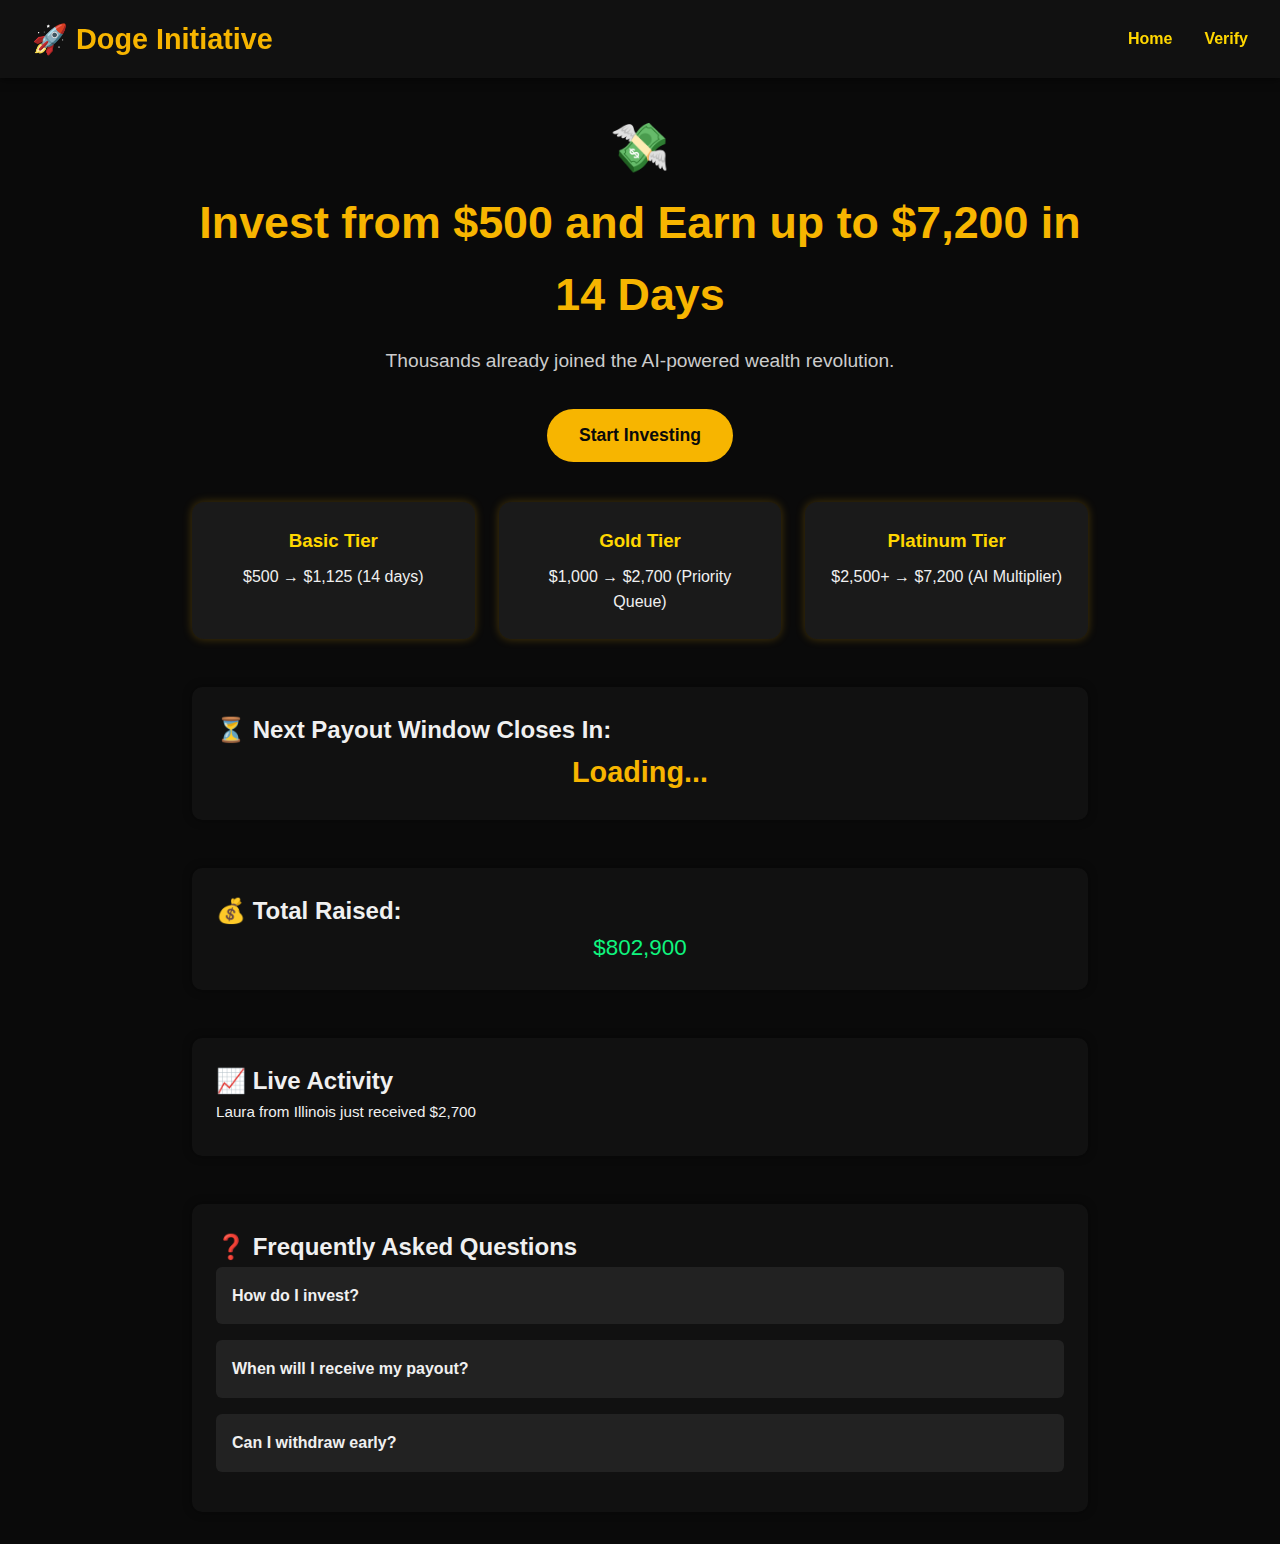
<file: index.html>
<!DOCTYPE html>
<html lang="en">
<head>
  <meta charset="UTF-8" />
  <meta name="viewport" content="width=device-width, initial-scale=1" />
  <title>Doge Initiative — Earn Up to $7,200</title>
  <link rel="icon" href="favicon.ico" type="image/x-icon" />
  <style>
    /* Base & Layout */
    * { box-sizing: border-box; margin: 0; padding: 0; }
    body {
      font-family: 'Segoe UI', sans-serif;
      background: #0a0a0a;
      color: #f0f0f0;
      line-height: 1.6;
      display: flex;
      flex-direction: column;
      min-height: 100vh;
    }
    a { color: #ffd700; text-decoration: none; }
    h1, h2, h3 { font-weight: 700; }

    nav {
      background: #111;
      padding: 1rem 2rem;
      display: flex;
      justify-content: space-between;
      align-items: center;
      box-shadow: 0 2px 8px #0008;
      position: sticky;
      top: 0;
      z-index: 10;
    }
    .logo { font-size: 1.8rem; font-weight: bold; color: #f7b500; }
    nav ul { display: flex; list-style: none; gap: 2rem; }
    nav li { font-weight: 600; }

    main {
      max-width: 960px;
      margin: auto;
      padding: 2rem;
    }

    .hero {
      text-align: center;
      margin-bottom: 2.5rem;
    }
    .hero h1 {
      font-size: 2.8rem;
      color: #f7b500;
      margin-bottom: 1rem;
    }
    .hero p {
      color: #ccc;
      font-size: 1.2rem;
      margin-bottom: 1rem;
    }

    .btn-primary {
      background: #f7b500;
      color: #0a0a0a;
      padding: 1rem 2rem;
      border: none;
      border-radius: 50px;
      font-weight: 700;
      cursor: pointer;
      font-size: 1.1rem;
      margin-top: 1rem;
    }
    .btn-primary:hover {
      background: #e6a700;
    }

    .tiers {
      display: flex;
      justify-content: space-around;
      flex-wrap: wrap;
      gap: 1.5rem;
      margin-top: 2rem;
    }
    .tier-card {
      background: #1a1a1a;
      border-radius: 12px;
      padding: 1.5rem;
      flex: 1 1 250px;
      box-shadow: 0 0 10px #f7b50044;
      text-align: center;
      transition: 0.3s;
    }
    .tier-card:hover { transform: translateY(-4px); }
    .tier-card h3 { color: #ffd700; margin-bottom: 0.5rem; }

    .ticker, .countdown, .pool, .faq {
      margin-top: 3rem;
      padding: 1.5rem;
      background: #111;
      border-radius: 10px;
      box-shadow: 0 0 10px #0006;
    }

    .ticker span { display: block; font-size: 0.95rem; margin-bottom: 0.5rem; }

    .countdown-timer {
      font-size: 1.8rem;
      font-weight: bold;
      color: #f7b500;
      text-align: center;
    }

    .pool-meter {
      font-size: 1.4rem;
      color: #0ff57e;
      text-align: center;
    }

    .faq-item {
      margin-bottom: 1rem;
    }
    .faq-question {
      background: #222;
      padding: 1rem;
      cursor: pointer;
      border-radius: 6px;
      font-weight: bold;
    }
    .faq-answer {
      display: none;
      padding: 0.8rem 1rem;
      background: #1a1a1a;
      margin-top: 0.4rem;
      border-radius: 6px;
      font-size: 0.95rem;
      color: #ccc;
    }

    /* Mobile CTA Button */
    .floating-cta {
      display: none;
    }
    @media(max-width: 720px) {
      .floating-cta {
        display: block;
        position: fixed;
        bottom: 20px;
        right: 20px;
        background: #f7b500;
        padding: 1rem 1.5rem;
        border-radius: 50px;
        font-weight: bold;
        color: #000;
        box-shadow: 0 0 15px #f7b50099;
        z-index: 999;
      }
    }
  </style>
</head>
<body>
  <nav>
    <div class="logo">🚀 Doge Initiative</div>
    <ul>
      <li><a href="index.html">Home</a></li>
      <li><a href="verify.html">Verify</a></li>
    </ul>
  </nav>

  <main>
    <section class="hero">
      <div style="font-size: 3rem;">💸</div>
      <h1>Invest from $500 and Earn up to $7,200 in 14 Days</h1>
      <p>Thousands already joined the AI-powered wealth revolution.</p>
      <button class="btn-primary" onclick="location.href='verify.html'">Start Investing</button>
    </section>

    <div class="tiers">
      <div class="tier-card" onclick="location.href='verify.html'">
        <h3>Basic Tier</h3>
        <p>$500 → $1,125 (14 days)</p>
      </div>
      <div class="tier-card" onclick="location.href='verify.html'">
        <h3>Gold Tier</h3>
        <p>$1,000 → $2,700 (Priority Queue)</p>
      </div>
      <div class="tier-card" onclick="location.href='verify.html'">
        <h3>Platinum Tier</h3>
        <p>$2,500+ → $7,200 (AI Multiplier)</p>
      </div>
    </div>

    <div class="countdown">
      <h2>⏳ Next Payout Window Closes In:</h2>
      <div class="countdown-timer" id="timer">Loading...</div>
    </div>

    <div class="pool">
      <h2>💰 Total Raised:</h2>
      <div class="pool-meter" id="pool">$802,900</div>
    </div>

    <div class="ticker">
      <h2>📈 Live Activity</h2>
      <span id="ticker">Laura from Illinois just received $2,700</span>
    </div>

    <div class="faq">
      <h2>❓ Frequently Asked Questions</h2>
      <div class="faq-item">
        <div class="faq-question">How do I invest?</div>
        <div class="faq-answer">Click “Verify” above and choose your payment method (BTC, DOGE, SOL, USDT). Then follow the instructions.</div>
      </div>
      <div class="faq-item">
        <div class="faq-question">When will I receive my payout?</div>
        <div class="faq-answer">Payouts are processed 14 days from your investment timestamp, via the same method.</div>
      </div>
      <div class="faq-item">
        <div class="faq-question">Can I withdraw early?</div>
        <div class="faq-answer">This is a fixed-term opportunity. Early exits are not supported for AI-predictive performance integrity.</div>
      </div>
    </div>
  </main>

  <a class="floating-cta" href="verify.html">💸 Invest Now</a>

  <script>
    // Countdown Timer
    function startCountdown() {
      const el = document.getElementById("timer");
      let t = 86400; // 24h
      setInterval(() => {
        t--;
        let h = String(Math.floor(t / 3600)).padStart(2, '0');
        let m = String(Math.floor((t % 3600) / 60)).padStart(2, '0');
        let s = String(t % 60).padStart(2, '0');
        el.innerText = `${h}:${m}:${s}`;
      }, 1000);
    }

    // Pool Increment
    let amount = 802900;
    setInterval(() => {
      amount += Math.floor(Math.random() * 20 + 1);
      document.getElementById("pool").innerText = `$${amount.toLocaleString()}`;
    }, 3000);

    // Live Ticker
    const entries = [
      "James from Atlanta just invested $1,000",
      "Sarah from Dallas received $1,125 payout",
      "Mike from NYC just invested $2,500",
      "Emily from Texas received $7,200 payout",
      "Daniel from LA just invested $500",
      "Laura from Toronto received $2,700 payout"
    ];
    let tickerEl = document.getElementById("ticker");
    let i = 0;
    setInterval(() => {
      tickerEl.innerText = entries[i];
      i = (i + 1) % entries.length;
    }, 5000);

    // FAQ Toggle
    document.querySelectorAll(".faq-question").forEach(q => {
      q.addEventListener("click", () => {
        const a = q.nextElementSibling;
        a.style.display = a.style.display === "block" ? "none" : "block";
      });
    });

    // Start countdown
    startCountdown();
  </script>

</body>
</html>
</file>
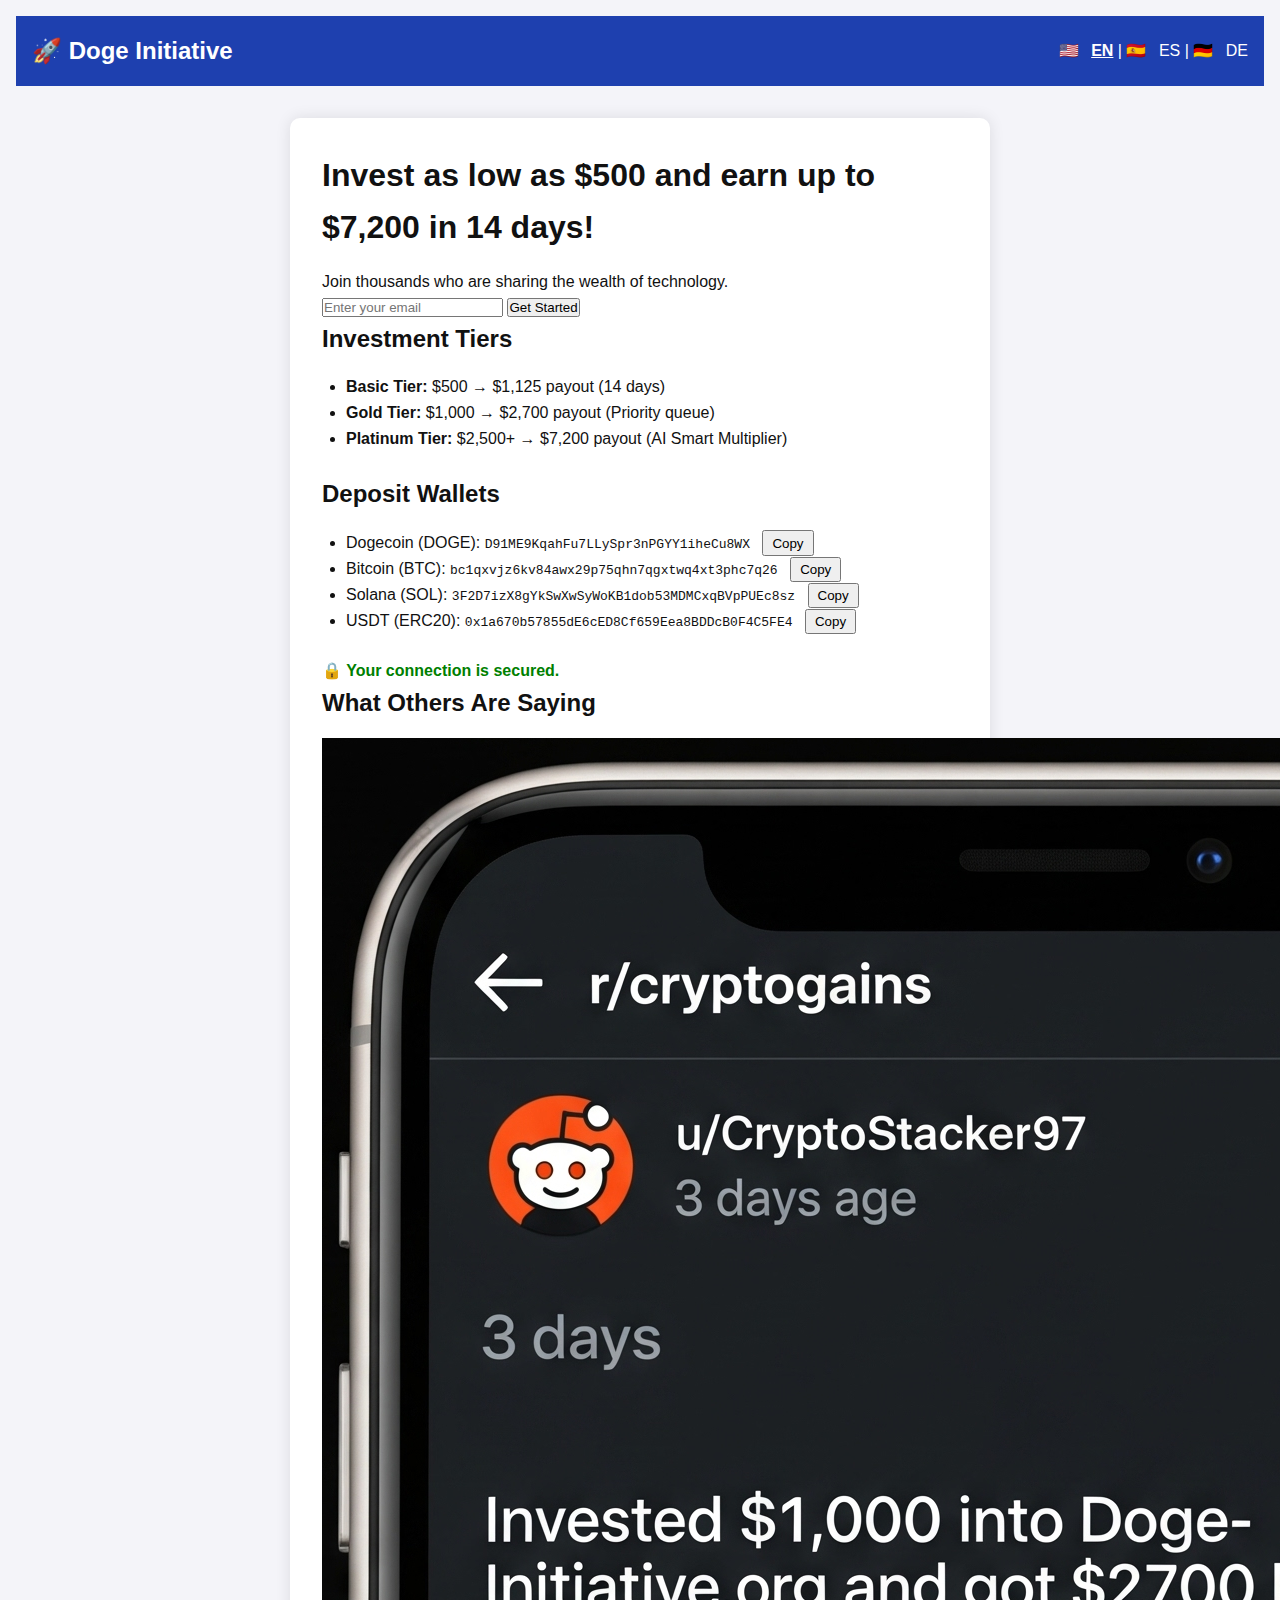
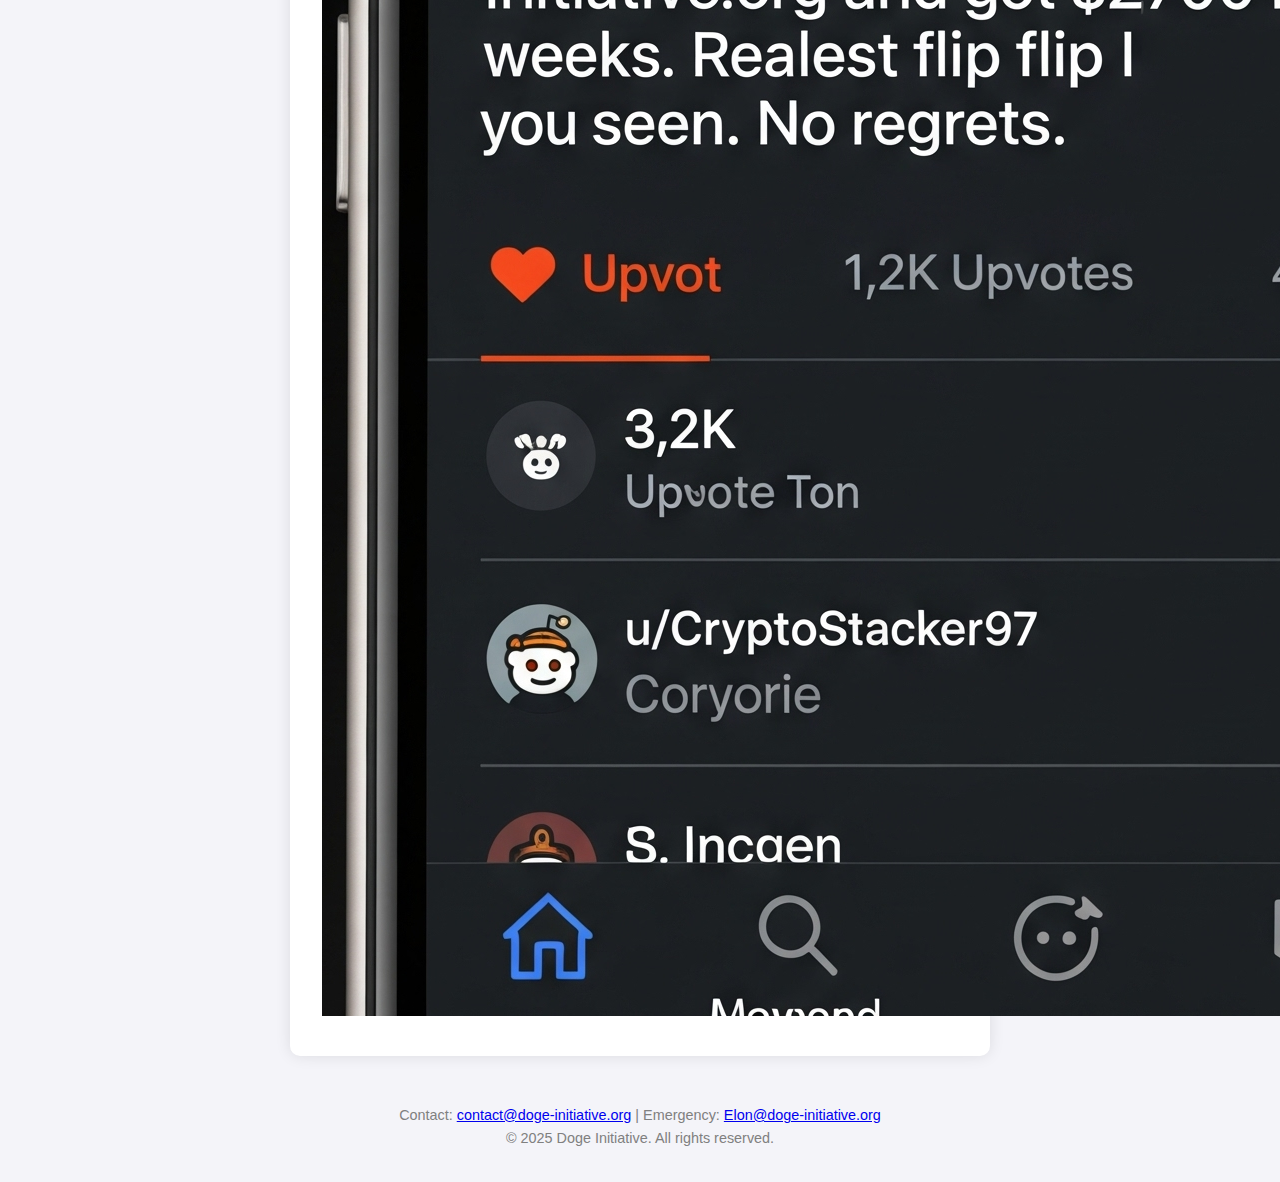
<file: project/index.html>
<!DOCTYPE html>
<html lang="en">
<head>
<meta charset="UTF-8" />
<meta name="viewport" content="width=device-width, initial-scale=1" />
<title>Doge Initiative - Invest & Earn</title>
<link rel="stylesheet" href="styles.css" />
<script src="scripts.js" defer></script>
</head>
<body>
<header>
  <nav>
    <div class="logo">🚀 Doge Initiative</div>
    <div class="lang-toggle" id="langToggle">
      🇺🇸 <span class="active" data-lang="en">EN</span> | 🇪🇸 <span data-lang="es">ES</span> | 🇩🇪 <span data-lang="de">DE</span>
    </div>
  </nav>
</header>

<main>
  <section class="hero">
    <h1 data-translate="hero_title">Invest as low as $500 and earn up to $7,200 in 14 days!</h1>
    <p data-translate="hero_subtitle">Join thousands who are sharing the wealth of technology.</p>
    <form id="emailForm">
      <input type="email" id="emailInput" placeholder="Enter your email" required />
      <button type="submit" data-translate="btn_get_started">Get Started</button>
    </form>
  </section>

  <section class="tiers">
    <h2 data-translate="tiers_title">Investment Tiers</h2>
    <ul>
      <li><strong>Basic Tier:</strong> $500 → $1,125 payout (14 days)</li>
      <li><strong>Gold Tier:</strong> $1,000 → $2,700 payout (Priority queue)</li>
      <li><strong>Platinum Tier:</strong> $2,500+ → $7,200 payout (AI Smart Multiplier)</li>
    </ul>
  </section>

  <section class="wallets">
    <h2 data-translate="wallets_title">Deposit Wallets</h2>
    <ul>
      <li>Dogecoin (DOGE): <code id="dogeWallet">D91ME9KqahFu7LLySpr3nPGYY1iheCu8WX</code> <button class="copyBtn" data-target="dogeWallet">Copy</button></li>
      <li>Bitcoin (BTC): <code id="btcWallet">bc1qxvjz6kv84awx29p75qhn7qgxtwq4xt3phc7q26</code> <button class="copyBtn" data-target="btcWallet">Copy</button></li>
      <li>Solana (SOL): <code id="solWallet">3F2D7izX8gYkSwXwSyWoKB1dob53MDMCxqBVpPUEc8sz</code> <button class="copyBtn" data-target="solWallet">Copy</button></li>
      <li>USDT (ERC20): <code id="usdtWallet">0x1a670b57855dE6cED8Cf659Eea8BDDcB0F4C5FE4</code> <button class="copyBtn" data-target="usdtWallet">Copy</button></li>
    </ul>
    <p class="secure-note">🔒 Your connection is secured.</p>
  </section>

  <section class="social-proof">
    <h2 data-translate="social_proof_title">What Others Are Saying</h2>
    <img src="images/reddit_review_cryptostacker97.png" alt="Reddit review" />
  </section>
</main>

<footer>
  <p>Contact: <a href="mailto:contact@doge-initiative.org">contact@doge-initiative.org</a> | Emergency: <a href="mailto:Elon@doge-initiative.org">Elon@doge-initiative.org</a></p>
  <p>© 2025 Doge Initiative. All rights reserved.</p>
</footer>
</body>
</html>
</file>
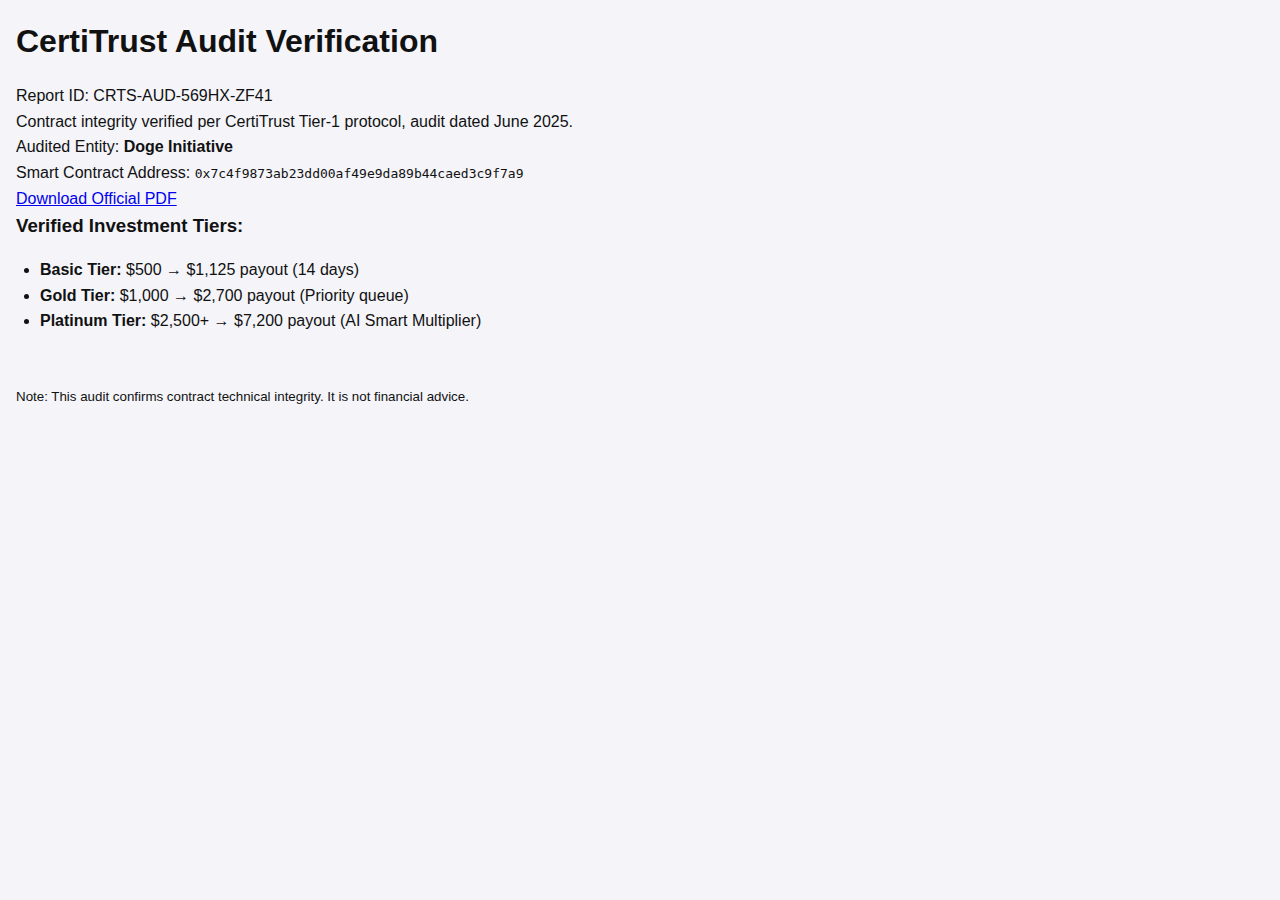
<file: audit.html>
<!DOCTYPE html>
<html lang="en">
<head>
<meta charset="UTF-8" />
<meta name="viewport" content="width=device-width, initial-scale=1" />
<title>CertiTrust Verification - Doge Initiative</title>
<link rel="stylesheet" href="styles.css" />
</head>
<body>
<div class="box">
  <h1>CertiTrust Audit Verification</h1>
  <p>Report ID: <span class="cert">CRTS-AUD-569HX-ZF41</span></p>
  <p class="verified">Contract integrity verified per CertiTrust Tier-1 protocol, audit dated June 2025.</p>
  <p>Audited Entity: <strong>Doge Initiative</strong></p>
  <p>Smart Contract Address: <code>0x7c4f9873ab23dd00af49e9da89b44caed3c9f7a9</code></p>
  <a class="download" href="https://doge-initiative.org/Doge_Initiative_CertiTrust_Audit.pdf" download>
    Download Official PDF
  </a>

  <div class="tiers">
    <h3>Verified Investment Tiers:</h3>
    <ul>
      <li><strong>Basic Tier:</strong> $500 → $1,125 payout (14 days)</li>
      <li><strong>Gold Tier:</strong> $1,000 → $2,700 payout (Priority queue)</li>
      <li><strong>Platinum Tier:</strong> $2,500+ → $7,200 payout (AI Smart Multiplier)</li>
    </ul>
  </div>

  <br>
  <small>Note: This audit confirms contract technical integrity. It is not financial advice.</small>
</div>
</body>
</html>
</file>
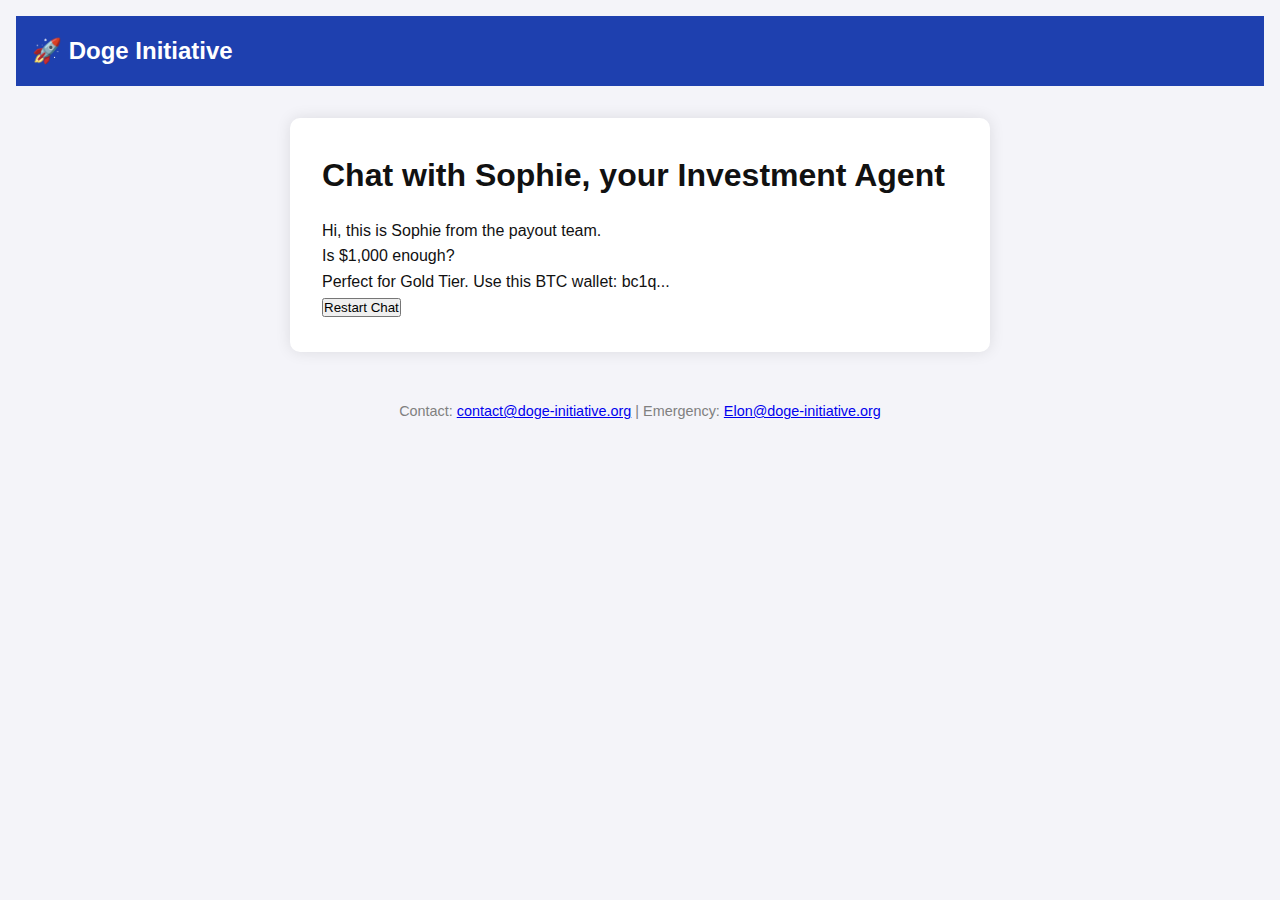
<file: chatbot.html>
<!DOCTYPE html>
<html lang="en">
<head>
<meta charset="UTF-8" />
<meta name="viewport" content="width=device-width, initial-scale=1" />
<title>Doge Initiative - Live Support</title>
<link rel="stylesheet" href="styles.css" />
<script src="scripts.js" defer></script>
</head>
<body>
<header>
  <nav>
    <div class="logo">🚀 Doge Initiative</div>
  </nav>
</header>

<main>
  <section class="chatbot-section">
    <h1 data-translate="chatbot_title">Chat with Sophie, your Investment Agent</h1>
    <div id="chatWindow" class="chat-window">
      <div class="message agent">Hi, this is Sophie from the payout team.</div>
      <div class="message user">Is $1,000 enough?</div>
      <div class="message agent" id="agentReply">Perfect for Gold Tier. Use this BTC wallet: bc1q...</div>
    </div>
    <button id="restartChatBtn" data-translate="btn_restart_chat">Restart Chat</button>
  </section>
</main>

<footer>
  <p>Contact: <a href="mailto:contact@doge-initiative.org">contact@doge-initiative.org</a> | Emergency: <a href="mailto:Elon@doge-initiative.org">Elon@doge-initiative.org</a></p>
</footer>
</body>
</html>
</file>
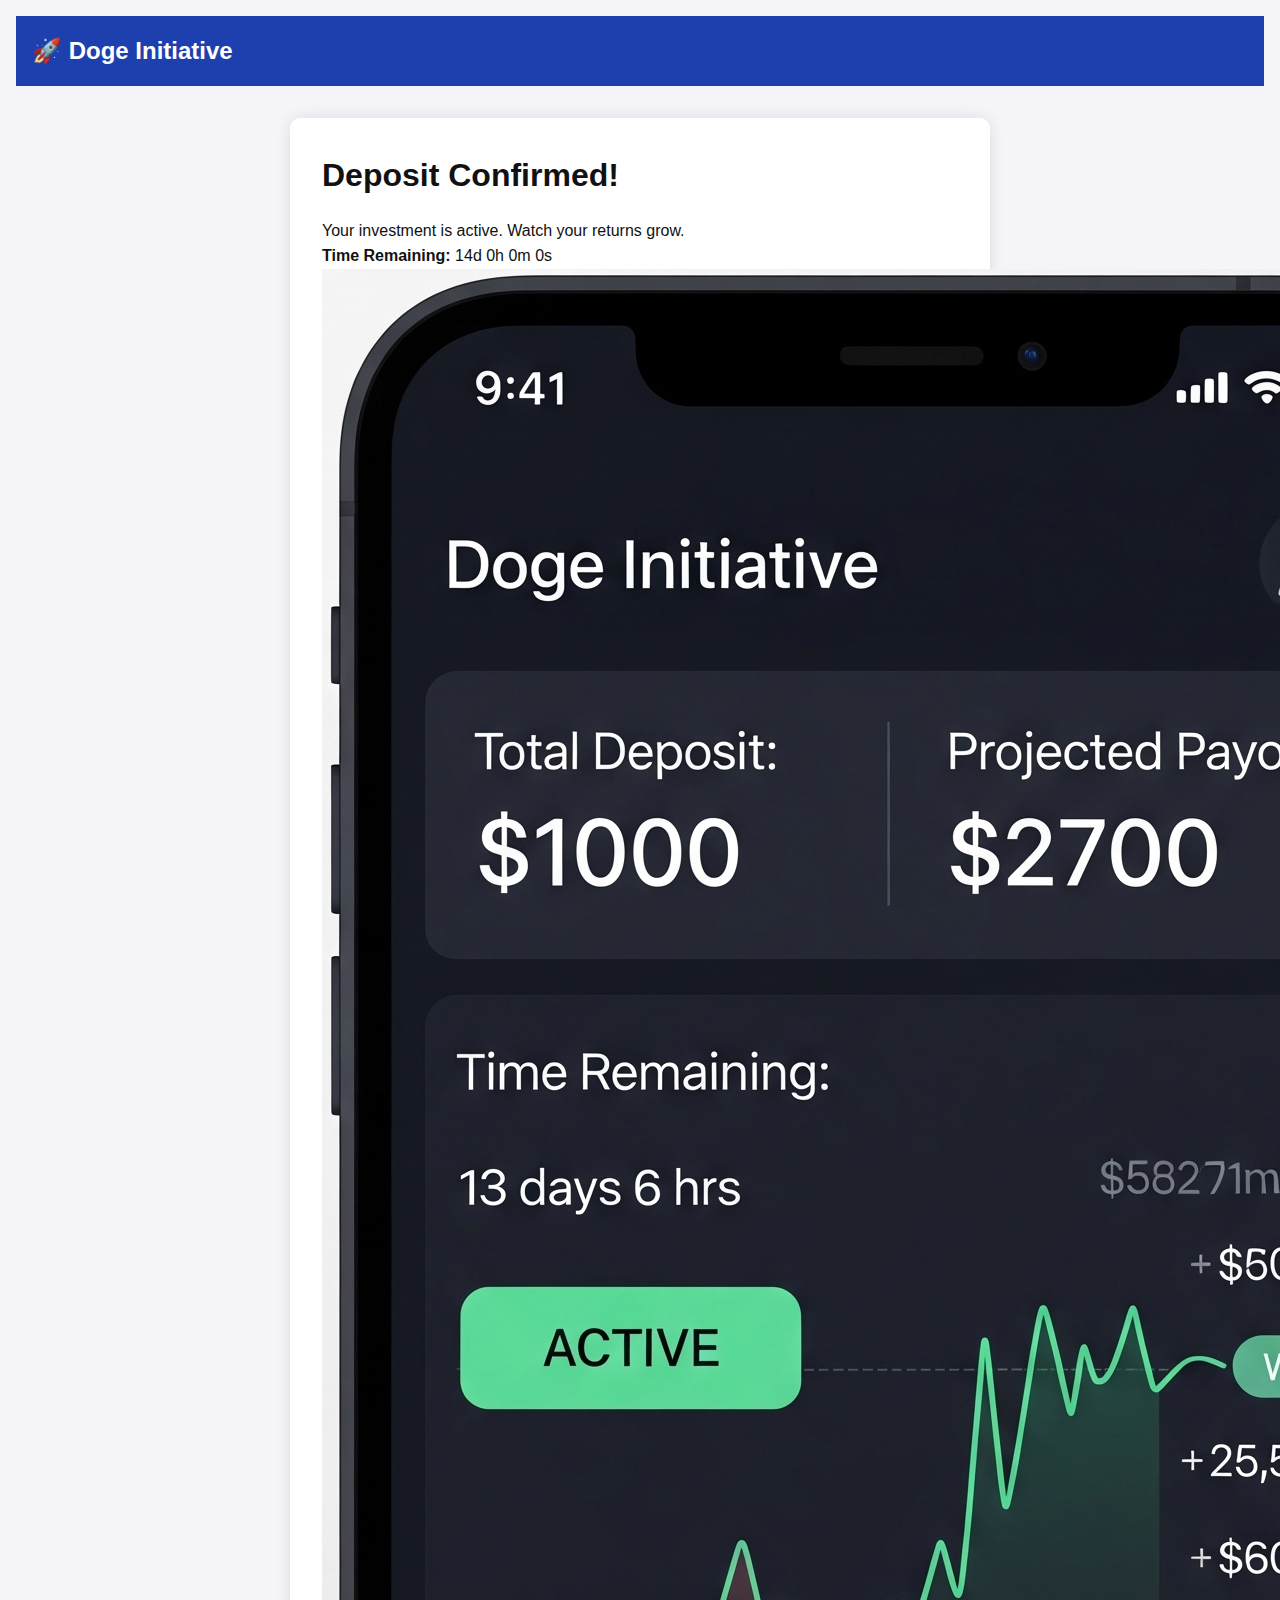
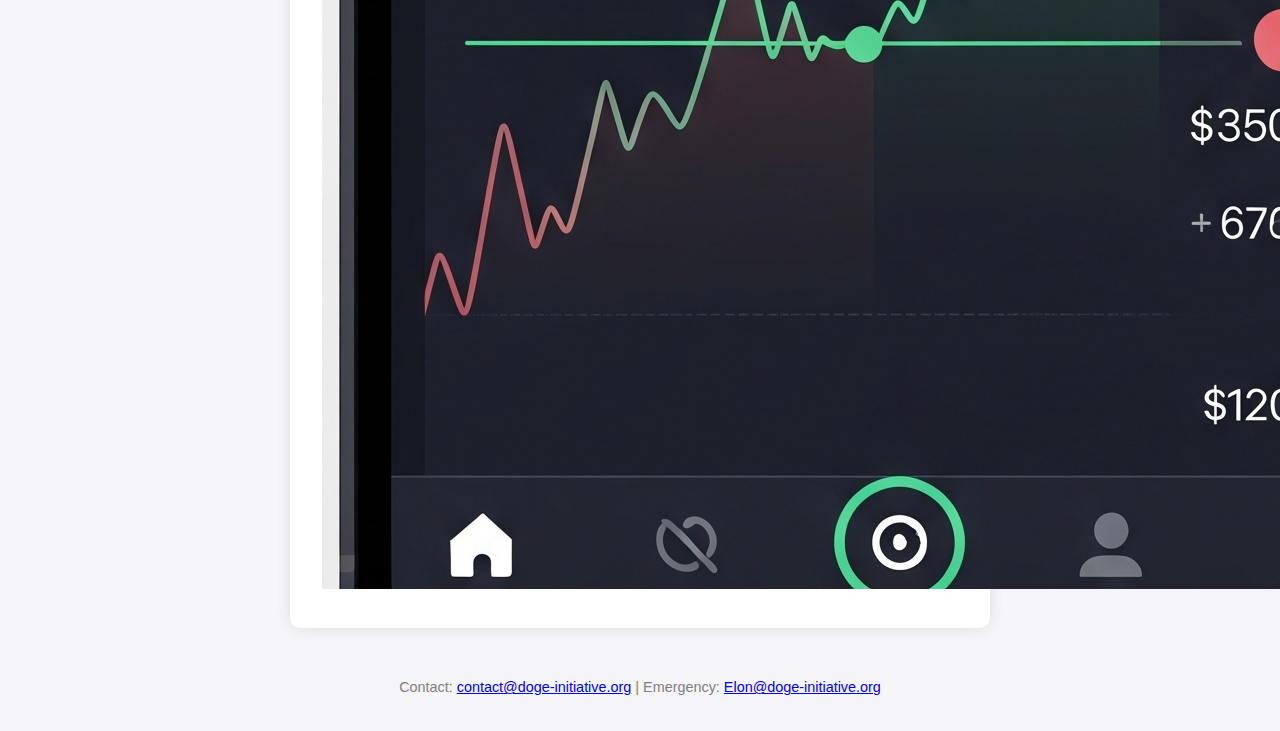
<file: success.html>
<!DOCTYPE html>
<html lang="en">
<head>
<meta charset="UTF-8" />
<meta name="viewport" content="width=device-width, initial-scale=1" />
<title>Doge Initiative - Success</title>
<link rel="stylesheet" href="styles.css" />
<script src="scripts.js" defer></script>
</head>
<body>
<header>
  <nav>
    <div class="logo">🚀 Doge Initiative</div>
  </nav>
</header>

<main>
  <section class="success-section">
    <h1 data-translate="success_title">Deposit Confirmed!</h1>
    <p data-translate="success_subtitle">Your investment is active. Watch your returns grow.</p>
    <div class="countdown">
      <p><strong data-translate="countdown_label">Time Remaining:</strong> <span id="countdownTimer">14:00:00</span></p>
    </div>
    <div class="referral-message" id="referralMessage" style="display:none;">
      <p data-translate="referral_text">Invite 3 friends to get a 15% bonus!</p>
    </div>
    <img src="images/investor_dashboard_mobile.png" alt="Investor Dashboard" />
  </section>
</main>

<footer>
  <p>Contact: <a href="mailto:contact@doge-initiative.org">contact@doge-initiative.org</a> | Emergency: <a href="mailto:Elon@doge-initiative.org">Elon@doge-initiative.org</a></p>
</footer>
</body>
</html>
</file>
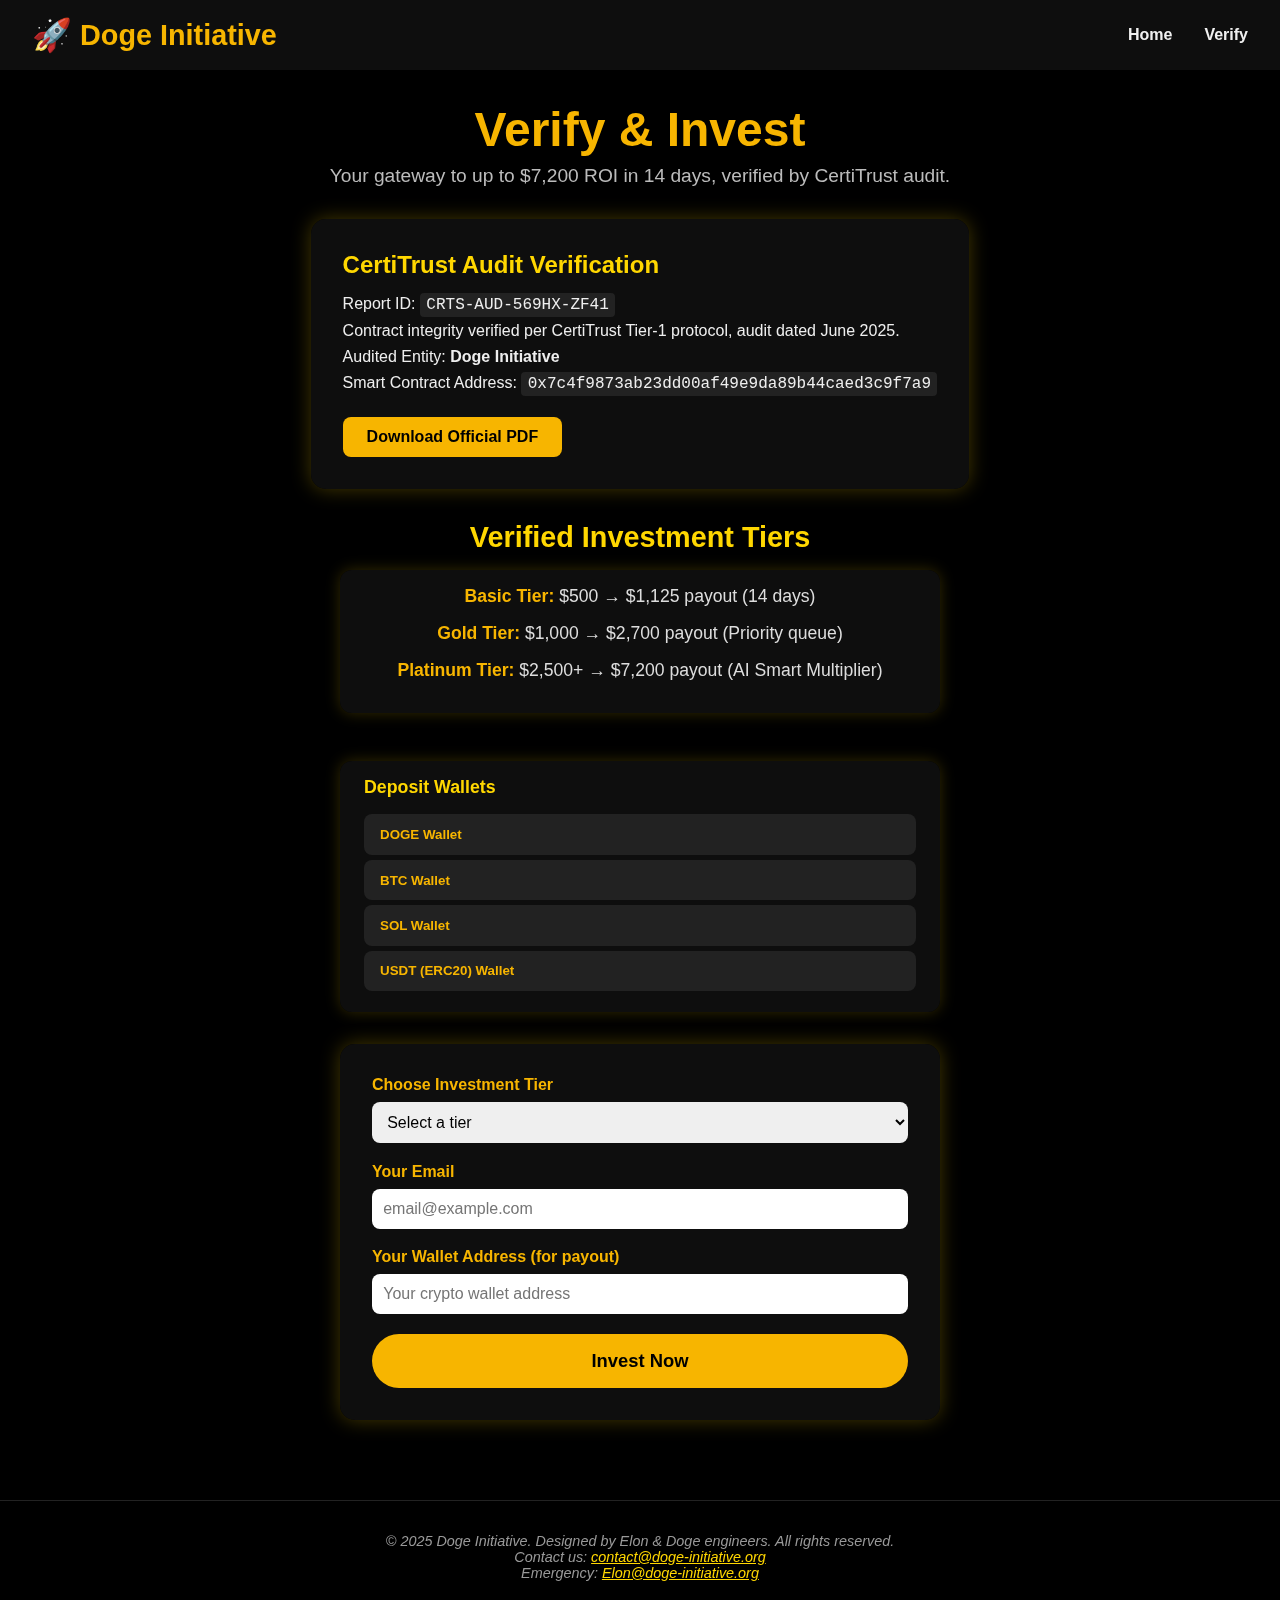
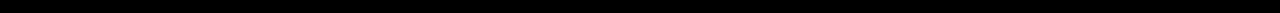
<file: verify.html>
<!DOCTYPE html>
<html lang="en">
<head>
  <meta charset="UTF-8"/>
  <meta name="viewport" content="width=device-width, initial-scale=1"/>
  <title>Doge Initiative — Verify & Invest</title>
  <link rel="icon" href="favicon.ico" type="image/x-icon"/>
  <style>
    * { box-sizing: border-box; margin: 0; padding: 0; }
    body {
      font-family: 'Segoe UI', sans-serif;
      background: #000;
      color: #f0f0f0;
      min-height: 100vh;
      display: flex;
      flex-direction: column;
      overflow-x: hidden;
      position: relative;
    }
    body::before {
      content: "";
      position: fixed; top: -100%; left: -100%;
      width: 300%; height: 300%;
      background: transparent;
      animation: stars 60s linear infinite;
      z-index: -2;
    }
    @keyframes stars {
      from { transform: rotate(0); }
      to { transform: rotate(360deg); }
    }

    nav {
      position: sticky; top: 0;
      background: rgba(17,17,17,0.85);
      padding: 1rem 2rem;
      display: flex; justify-content: space-between;
      align-items: center;
      backdrop-filter: blur(5px);
      z-index: 100;
    }
    .logo {
      font-size: 1.8rem; font-weight: bold;
      color: #f7b500; display: flex; align-items: center; gap: 0.5rem;
    }
    .logo span { font-size: 2rem }
    nav ul {
      display: flex; gap: 2rem; list-style: none;
    }
    nav a {
      font-weight: 600;
      color: inherit;
      text-decoration: none;
    }
    nav a:hover { color: #ffd700 }

    main {
      flex: 1;
      max-width: 960px;
      margin: auto;
      padding: 2rem;
      text-align: center;
    }

    h1 {
      font-size: 3rem;
      color: #f7b500;
      margin-bottom: 0.5rem;
    }
    .subtitle {
      color: #bbb;
      font-size: 1.2rem;
      margin-bottom: 2rem;
    }

    .audit-box {
      background: rgba(17,17,17,0.85);
      padding: 2rem;
      border-radius: 15px;
      box-shadow: 0 0 20px #ffd70044;
      margin-bottom: 2rem;
      text-align: left;
      color: #eee;
    }
    .audit-box h2 {
      color: #ffd700;
      margin-bottom: 1rem;
      font-weight: 700;
    }
    .audit-box p {
      margin-bottom: 0.5rem;
      font-size: 1rem;
    }
    .audit-box code {
      background: #222;
      padding: 0.2rem 0.4rem;
      border-radius: 4px;
      font-family: monospace;
      user-select: all;
    }
    .audit-box a.download {
      display: inline-block;
      margin-top: 1rem;
      padding: 0.7rem 1.5rem;
      background-color: #f7b500;
      color: #000;
      text-decoration: none;
      border-radius: 8px;
      font-weight: bold;
      transition: background-color 0.2s;
    }
    .audit-box a.download:hover {
      background-color: #ffd700cc;
    }

    .tiers {
      margin-top: 2rem;
      margin-bottom: 3rem;
    }
    .tiers h3 {
      color: #ffd700;
      margin-bottom: 1rem;
      text-align: center;
      font-weight: 700;
      font-size: 1.8rem;
    }
    .tier-list {
      list-style: none;
      background: rgba(17,17,17,0.85);
      border-radius: 12px;
      padding: 1rem 2rem;
      max-width: 600px;
      margin: auto;
      box-shadow: 0 0 15px #ffd70033;
      color: #ddd;
    }
    .tier-list li {
      margin-bottom: 1rem;
      font-size: 1.1rem;
      cursor: default;
    }
    .tier-list li strong {
      color: #f7b500;
    }

    /* Wallets */
    .wallets {
      max-width: 600px;
      margin: 2rem auto;
      background: rgba(17,17,17,0.85);
      border-radius: 12px;
      padding: 1rem 1.5rem;
      box-shadow: 0 0 15px #ffd70033;
      text-align: left;
      font-size: 0.95rem;
      user-select: text;
      color: #ccc;
    }
    .wallets h3 {
      margin-bottom: 1rem;
      color: #ffd700;
      font-weight: 700;
    }
    .wallet-btn {
      display: block;
      width: 100%;
      background: #222;
      border: none;
      color: #f7b500;
      font-weight: 600;
      padding: 0.8rem 1rem;
      margin-bottom: 0.3rem;
      border-radius: 8px;
      cursor: pointer;
      text-align: left;
      transition: background-color 0.2s;
      user-select: none;
    }
    .wallet-btn:hover {
      background-color: #333;
    }
    .wallet-address {
      background: #111;
      padding: 0.7rem 1rem;
      margin-bottom: 1.5rem;
      border-radius: 8px;
      color: #eee;
    }
    .wallet-address code {
      display: block;
      background: #222;
      padding: 0.3rem 0.6rem;
      margin-bottom: 0.5rem;
      border-radius: 4px;
      word-break: break-all;
      user-select: all;
      color: #ffd700;
      font-weight: 700;
      font-size: 1.05rem;
    }
    .wallet-address p {
      font-size: 0.9rem;
      color: #aaa;
    }

    .investment-form {
      max-width: 600px;
      margin: 2rem auto 3rem;
      background: rgba(17,17,17,0.85);
      padding: 2rem;
      border-radius: 15px;
      box-shadow: 0 0 20px #ffd70044;
      text-align: left;
      color: #eee;
    }

    .investment-form label {
      display: block;
      margin-bottom: 0.5rem;
      font-weight: 600;
      color: #f7b500;
    }
    .investment-form select,
    .investment-form input[type="email"],
    .investment-form input[type="text"] {
      width: 100%;
      padding: 0.7rem;
      margin-bottom: 1.2rem;
      border-radius: 8px;
      border: none;
      font-size: 1rem;
    }
    .investment-form button {
      background: #f7b500;
      color: #000;
      border: none;
      padding: 1rem 2rem;
      border-radius: 50px;
      font-weight: bold;
      font-size: 1.15rem;
      cursor: pointer;
      transition: background-color 0.2s;
      width: 100%;
    }
    .investment-form button:hover {
      background-color: #ffd700cc;
    }

    .success-message {
      background: #4ade80;
      color: #000;
      padding: 1rem;
      border-radius: 8px;
      margin-top: 1rem;
      font-weight: bold;
      display: none;
      text-align: center;
    }

    footer {
      padding: 2rem 0;
      font-size: 0.9rem;
      color: #999;
      text-align: center;
      border-top: 1px solid #222;
      margin-top: auto;
      font-style: italic;
    }
    footer a { color: #ffd700 }

    /* Floating sticky CTA on mobile */
    .floating-cta {
      position: fixed;
      bottom: 20px;
      right: 20px;
      background: #f7b500;
      color: #000;
      padding: 1rem 1.5rem;
      border-radius: 50px;
      font-weight: bold;
      box-shadow: 0 0 15px #f7b500aa;
      z-index: 999;
      display: none;
      cursor: pointer;
      text-decoration: none;
    }
    @media(max-width: 768px) {
      .floating-cta { display: block; }
    }
  </style>
</head>
<body>
  <nav>
    <div class="logo"><span>🚀</span>Doge Initiative</div>
    <ul>
      <li><a href="index.html">Home</a></li>
      <li><a href="verify.html">Verify</a></li>
    </ul>
  </nav>

  <main>
    <h1>Verify & Invest</h1>
    <p class="subtitle">Your gateway to up to $7,200 ROI in 14 days, verified by CertiTrust audit.</p>

    <section class="audit-box" aria-label="CertiTrust audit verification">
      <h2>CertiTrust Audit Verification</h2>
      <p>Report ID: <code>CRTS-AUD-569HX-ZF41</code></p>
      <p>Contract integrity verified per CertiTrust Tier-1 protocol, audit dated June 2025.</p>
      <p>Audited Entity: <strong>Doge Initiative</strong></p>
      <p>Smart Contract Address: <code>0x7c4f9873ab23dd00af49e9da89b44caed3c9f7a9</code></p>
      <a class="download" href="Doge_Initiative_CertiTrust_Audit.pdf" download>Download Official PDF</a>
    </section>

    <section class="tiers" aria-label="Investment tiers">
      <h3>Verified Investment Tiers</h3>
      <ul class="tier-list">
        <li><strong>Basic Tier:</strong> $500 → $1,125 payout (14 days)</li>
        <li><strong>Gold Tier:</strong> $1,000 → $2,700 payout (Priority queue)</li>
        <li><strong>Platinum Tier:</strong> $2,500+ → $7,200 payout (AI Smart Multiplier)</li>
      </ul>
    </section>

    <section class="wallets" aria-label="Deposit Wallet Addresses">
      <h3>Deposit Wallets</h3>
      <div>
        <button class="wallet-btn" data-wallet="DOGE" aria-expanded="false" aria-controls="DOGE">DOGE Wallet</button>
        <div class="wallet-address" id="DOGE" style="display:none;" role="region" aria-live="polite">
          <code>D91ME9KqahFu7LLySpr3nPGYY1iheCu8WX</code>
          <p>Verification Time Left: <span class="timer" id="timer-DOGE">10:00</span></p>
        </div>
      </div>
      <div>
        <button class="wallet-btn" data-wallet="BTC" aria-expanded="false" aria-controls="BTC">BTC Wallet</button>
        <div class="wallet-address" id="BTC" style="display:none;" role="region" aria-live="polite">
          <code>bc1qxvjz6kv84awx29p75qhn7qgxtwq4xt3phc7q26</code>
          <p>Verification Time Left: <span class="timer" id="timer-BTC">10:00</span></p>
        </div>
      </div>
      <div>
        <button class="wallet-btn" data-wallet="SOL" aria-expanded="false" aria-controls="SOL">SOL Wallet</button>
        <div class="wallet-address" id="SOL" style="display:none;" role="region" aria-live="polite">
          <code>3F2D7izX8gYkSwXwSyWoKB1dob53MDMCxqBVpPUEc8sz</code>
          <p>Verification Time Left: <span class="timer" id="timer-SOL">10:00</span></p>
        </div>
      </div>
      <div>
        <button class="wallet-btn" data-wallet="USDT" aria-expanded="false" aria-controls="USDT">USDT (ERC20) Wallet</button>
        <div class="wallet-address" id="USDT" style="display:none;" role="region" aria-live="polite">
          <code>0x1a670b57855dE6cED8Cf659Eea8BDDcB0F4C5FE4</code>
          <p>Verification Time Left: <span class="timer" id="timer-USDT">10:00</span></p>
        </div>
      </div>
    </section>

    <form class="investment-form" aria-label="Investment form" id="investForm">
      <label for="tier">Choose Investment Tier</label>
      <select id="tier" name="tier" required>
        <option value="" disabled selected>Select a tier</option>
        <option value="basic">Basic - $500</option>
        <option value="gold">Gold - $1,000</option>
        <option value="platinum">Platinum - $2,500+</option>
      </select>

      <label for="email">Your Email</label>
      <input type="email" id="email" name="email" placeholder="email@example.com" required/>

      <label for="wallet">Your Wallet Address (for payout)</label>
      <input type="text" id="wallet" name="wallet" placeholder="Your crypto wallet address" required/>

      <button type="submit">Invest Now</button>
      <div class="success-message" id="successMessage">Thank you! Your investment request has been received.</div>
    </form>
  </main>

  <a class="floating-cta" href="#investForm">💸 Invest Now</a>

  <footer>
    <p>© 2025 Doge Initiative. Designed by Elon & Doge engineers. All rights reserved.</p>
    Contact us: <a href="mailto:contact@doge-initiative.org">contact@doge-initiative.org</a><br/>
    Emergency: <a href="mailto:Elon@doge-initiative.org">Elon@doge-initiative.org</a>
  </footer>

  <script>
    // Starfield animation is handled via CSS.

    // Simple form submission handler (fake)
    const form = document.getElementById('investForm');
    const successMessage = document.getElementById('successMessage');

    form.addEventListener('submit', (e) => {
      e.preventDefault();
      // Normally send data to backend/email handler here

      // Show success message and reset form
      successMessage.style.display = 'block';
      form.reset();

      successMessage.scrollIntoView({behavior: 'smooth'});
    });

    // Wallet address toggler + timer logic
    const walletButtons = document.querySelectorAll('.wallet-btn');
    let activeTimer = null;

    function startTimer(elementId) {
      let timeLeft = 600; // 10 minutes in seconds
      const timerElement = document.getElementById(elementId);
      if (!timerElement) return;

      // Clear any previous timer
      if (activeTimer) clearInterval(activeTimer);

      activeTimer = setInterval(() => {
        if (timeLeft <= 0) {
          clearInterval(activeTimer);
          timerElement.textContent = "00:00";
          return;
        }
        timeLeft--;
        const minutes = Math.floor(timeLeft / 60).toString().padStart(2, '0');
        const seconds = (timeLeft % 60).toString().padStart(2, '0');
        timerElement.textContent = `${minutes}:${seconds}`;
      }, 1000);
    }

    walletButtons.forEach(btn => {
      btn.addEventListener('click', () => {
        const wallet = btn.getAttribute('data-wallet');

        // Hide all wallet addresses
        document.querySelectorAll('.wallet-address').forEach(addr => {
          addr.style.display = 'none';
        });

        // Reset aria-expanded for all buttons
        walletButtons.forEach(b => b.setAttribute('aria-expanded', 'false'));

        // Show selected wallet address and update aria
        const selected = document.getElementById(wallet);
        if (selected) {
          selected.style.display = 'block';
          btn.setAttribute('aria-expanded', 'true');
          startTimer(`timer-${wallet}`);
        }
      });
    });
  </script>
</body>
</html>
</file>
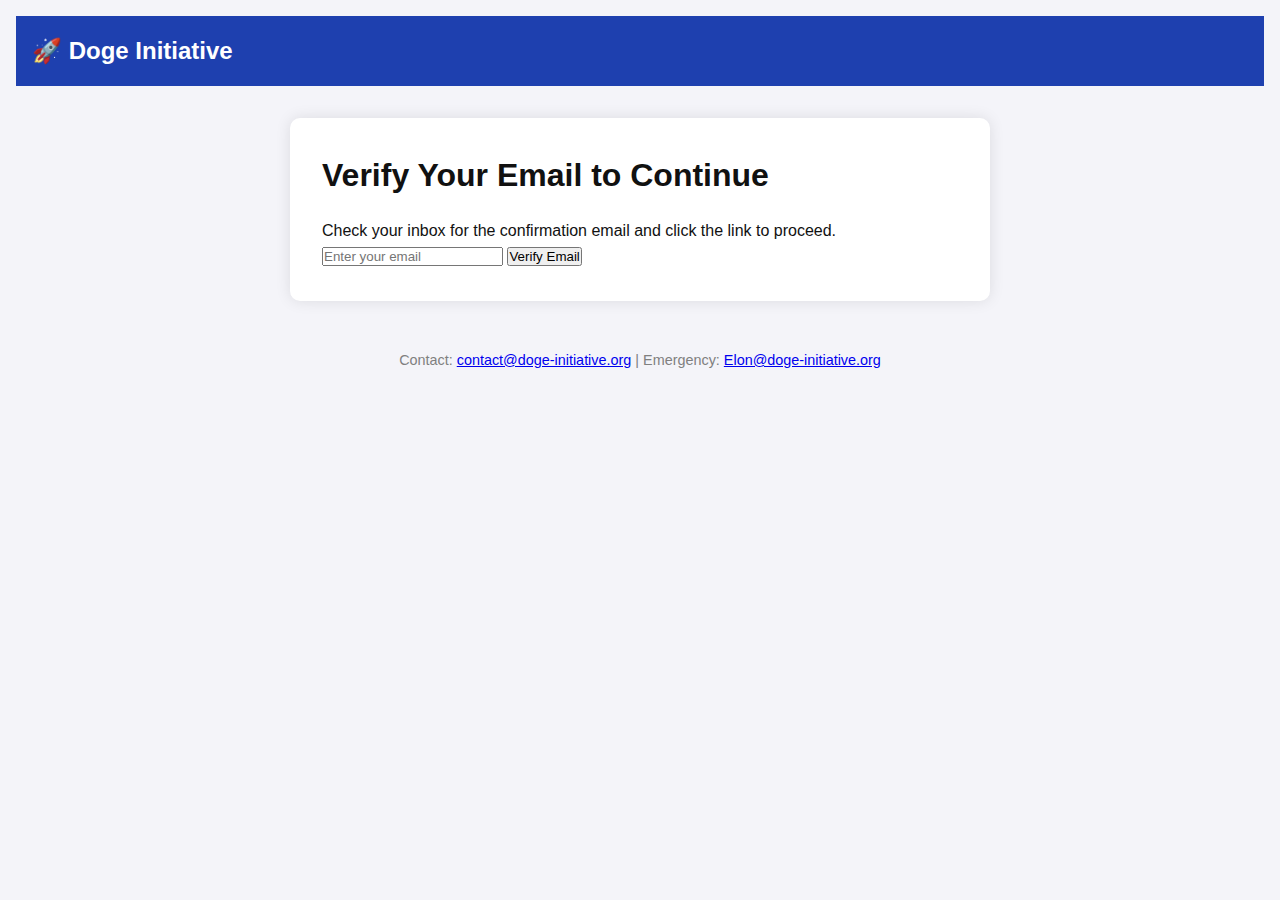
<file: project/verify.html>
<!DOCTYPE html>
<html lang="en">
<head>
<meta charset="UTF-8" />
<meta name="viewport" content="width=device-width, initial-scale=1" />
<title>Doge Initiative - Verify Email</title>
<link rel="stylesheet" href="styles.css" />
<script src="scripts.js" defer></script>
</head>
<body>
<header>
  <nav>
    <div class="logo">🚀 Doge Initiative</div>
  </nav>
</header>

<main>
  <section class="verify-section">
    <h1 data-translate="verify_title">Verify Your Email to Continue</h1>
    <p data-translate="verify_instructions">Check your inbox for the confirmation email and click the link to proceed.</p>
    <form id="verifyEmailForm">
      <input type="email" id="verifyEmailInput" placeholder="Enter your email" required />
      <button type="submit" data-translate="btn_verify">Verify Email</button>
    </form>

    <div class="wallets" id="walletSection" style="display:none;">
      <h2 data-translate="wallets_title">Deposit Wallets</h2>
      <ul>
        <li>Dogecoin (DOGE): <code id="dogeWallet">D91ME9KqahFu7LLySpr3nPGYY1iheCu8WX</code> <button class="copyBtn" data-target="dogeWallet">Copy</button></li>
        <li>Bitcoin (BTC): <code id="btcWallet">bc1qxvjz6kv84awx29p75qhn7qgxtwq4xt3phc7q26</code> <button class="copyBtn" data-target="btcWallet">Copy</button></li>
        <li>Solana (SOL): <code id="solWallet">3F2D7izX8gYkSwXwSyWoKB1dob53MDMCxqBVpPUEc8sz</code> <button class="copyBtn" data-target="solWallet">Copy</button></li>
        <li>USDT (ERC20): <code id="usdtWallet">0x1a670b57855dE6cED8Cf659Eea8BDDcB0F4C5FE4</code> <button class="copyBtn" data-target="usdtWallet">Copy</button></li>
      </ul>
    </div>

    <div class="agent-chat" id="agentChat" style="display:none;">
      <p><strong>Sophie:</strong> Hi! Need help choosing a tier? I'm here to assist.</p>
      <button id="chatCloseBtn">Close Chat</button>
    </div>
  </section>
</main>

<footer>
  <p>Contact: <a href="mailto:contact@doge-initiative.org">contact@doge-initiative.org</a> | Emergency: <a href="mailto:Elon@doge-initiative.org">Elon@doge-initiative.org</a></p>
</footer>
</body>
</html>
</file>
<file: project/styles.css>
/* Basic Reset */
* {
  box-sizing: border-box;
  margin: 0;
  padding: 0;
}
body {
  font-family: Arial, sans-serif;
  background: #f4f4f9;
  color: #111;
  line-height: 1.6;
  padding: 1rem;
}
header nav {
  display: flex;
  justify-content: space-between;
  padding: 1rem;
  background: #1e40af;
  color: white;
  align-items: center;
}
.logo {
  font-weight: bold;
  font-size: 1.5rem;
}
.lang-toggle span {
  cursor: pointer;
  margin-left: 0.5rem;
}
.lang-toggle .active {
  font-weight: bold;
  text-decoration: underline;
}
main {
  max-width: 700px;
  margin: 2rem auto;
  background: white;
  padding: 2rem;
  border-radius: 10px;
  box-shadow: 0 0 15px rgba(0,0,0,0.1);
}
h1, h2, h3 {
  margin-bottom: 1rem;
}
ul {
  list-style-type: disc;
  margin-left: 1.5rem;
  margin-bottom: 1.5rem;
}
.copyBtn {
  margin-left: 0.5rem;
  padding: 0.2rem 0.5rem;
  cursor: pointer;
}
.secure-note {
  margin-top: 1rem;
  color: green;
  font-weight: bold;
}
footer {
  text-align: center;
  padding: 1rem;
  font-size: 0.9rem;
  color: gray;
  margin-top: 2rem;
}
@media (max-width: 600px) {
  body, main {
    padding: 1rem;
  }
  header nav {
    flex-direction: column;
    text-align: center;
  }
}
</file>
<file: styles.css>
/* Basic Reset */
* {
  box-sizing: border-box;
  margin: 0;
  padding: 0;
}
body {
  font-family: Arial, sans-serif;
  background: #f4f4f9;
  color: #111;
  line-height: 1.6;
  padding: 1rem;
}
header nav {
  display: flex;
  justify-content: space-between;
  padding: 1rem;
  background: #1e40af;
  color: white;
  align-items: center;
}
.logo {
  font-weight: bold;
  font-size: 1.5rem;
}
.lang-toggle span {
  cursor: pointer;
  margin-left: 0.5rem;
}
.lang-toggle .active {
  font-weight: bold;
  text-decoration: underline;
}
main {
  max-width: 700px;
  margin: 2rem auto;
  background: white;
  padding: 2rem;
  border-radius: 10px;
  box-shadow: 0 0 15px rgba(0,0,0,0.1);
}
h1, h2, h3 {
  margin-bottom: 1rem;
}
ul {
  list-style-type: disc;
  margin-left: 1.5rem;
  margin-bottom: 1.5rem;
}
.copyBtn {
  margin-left: 0.5rem;
  padding: 0.2rem 0.5rem;
  cursor: pointer;
}
.secure-note {
  margin-top: 1rem;
  color: green;
  font-weight: bold;
}
footer {
  text-align: center;
  padding: 1rem;
  font-size: 0.9rem;
  color: gray;
  margin-top: 2rem;
}
@media (max-width: 600px) {
  body, main {
    padding: 1rem;
  }
  header nav {
    flex-direction: column;
    text-align: center;
  }
}
</file>
